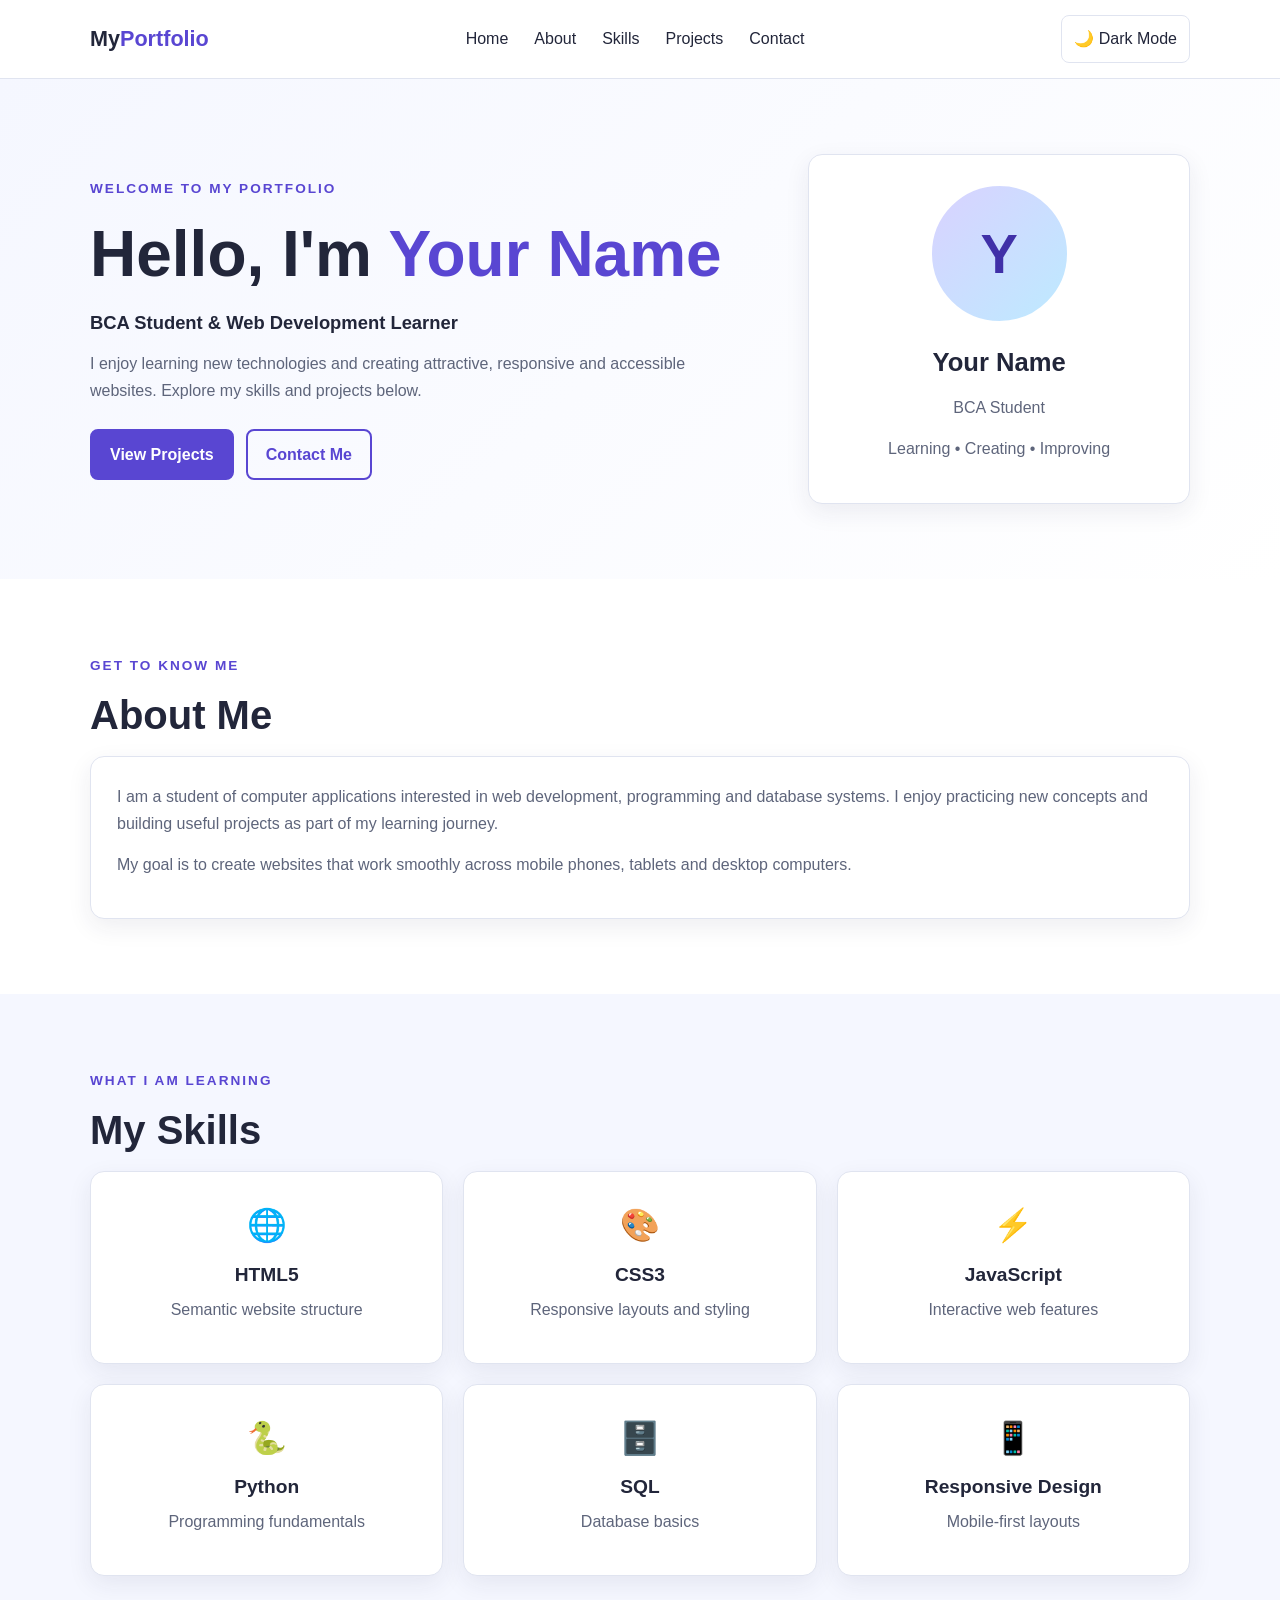
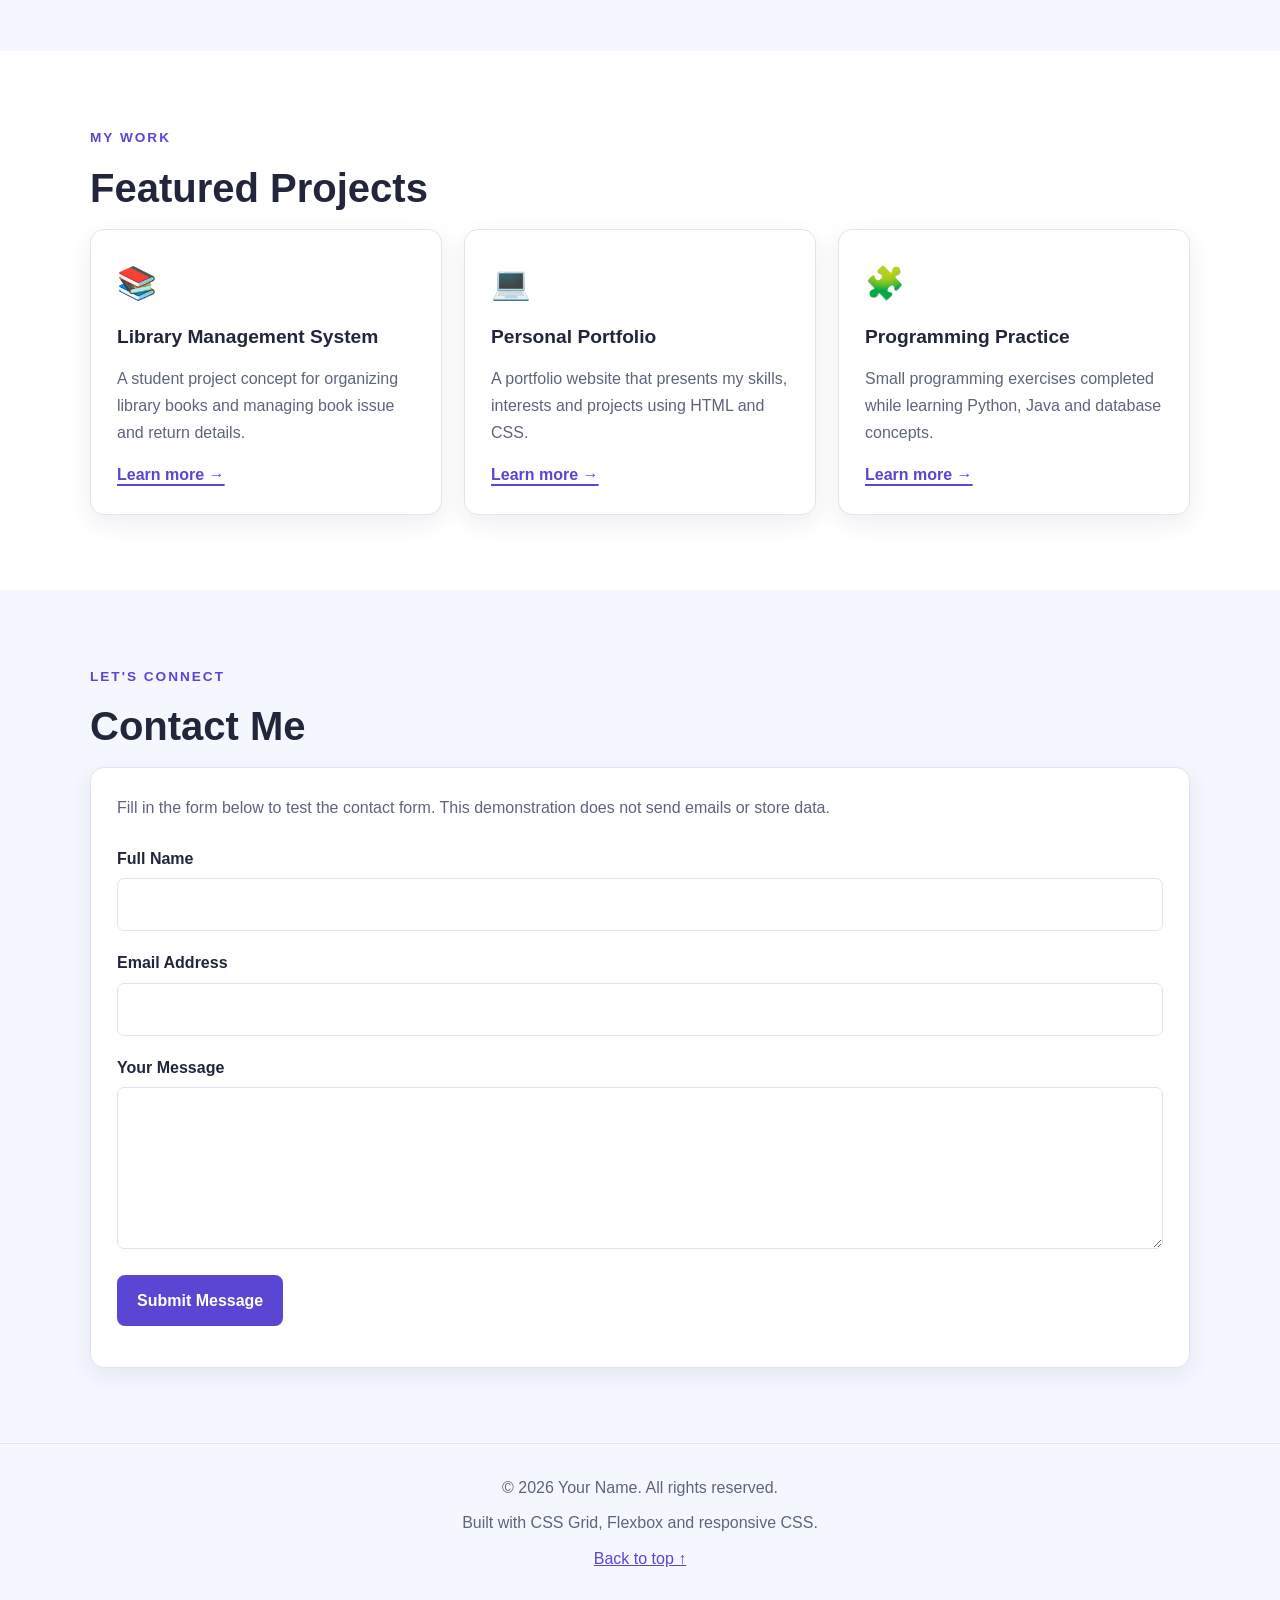
<file: index.html>
<!DOCTYPE html>
<html lang="en">
<head>
    <meta charset="UTF-8">
    <meta name="viewport" content="width=device-width, initial-scale=1.0">
    <meta name="description" content="Explore my responsive personal portfolio, skills, education and web development projects.">
    <meta name="author" content="Your Name">
    <meta name="theme-color" content="#f5f7ff">
    <title>My Portfolio | Responsive Website</title>
    <link rel="stylesheet" href="style.css">
    <script src="script.js" defer></script>
</head>
<body>
    <a class="skip-link" href="#main">Skip to main content</a>

    <header class="header">
        <div class="container navbar">
            <a class="logo" href="#home" aria-label="Portfolio home">
                My<span>Portfolio</span>
            </a>

            <nav aria-label="Main navigation">
                <ul class="nav-links">
                    <li><a href="#home">Home</a></li>
                    <li><a href="#about">About</a></li>
                    <li><a href="#skills">Skills</a></li>
                    <li><a href="#projects">Projects</a></li>
                    <li><a href="#contact">Contact</a></li>
                </ul>
            </nav>

            <button id="theme-toggle" class="theme-button"
                    type="button" aria-pressed="false"
                    aria-label="Switch to dark mode">
                🌙 Dark Mode
            </button>
        </div>
    </header>

    <main id="main">
        <section id="home" class="hero section" aria-labelledby="home-title">
            <div class="container hero-grid">
                <div class="hero-content">
                    <p class="eyebrow">WELCOME TO MY PORTFOLIO</p>
                    <h1 id="home-title">
                        Hello, I'm <span>Your Name</span>
                    </h1>
                    <h2 class="subtitle">BCA Student & Web Development Learner</h2>
                    <p>
                        I enjoy learning new technologies and creating
                        attractive, responsive and accessible websites.
                        Explore my skills and projects below.
                    </p>
                    <div class="hero-actions">
                        <a class="button" href="#projects">View Projects</a>
                        <a class="button button-outline" href="#contact">
                            Contact Me
                        </a>
                    </div>
                </div>

                <aside class="profile-card" aria-label="Profile introduction">
                    <div class="avatar" role="img"
                         aria-label="Decorative avatar with letter Y">Y</div>
                    <h2>Your Name</h2>
                    <p>BCA Student</p>
                    <p>Learning • Creating • Improving</p>
                </aside>
            </div>
        </section>

        <section id="about" class="section" aria-labelledby="about-title">
            <div class="container">
                <p class="eyebrow">GET TO KNOW ME</p>
                <h2 id="about-title">About Me</h2>
                <div class="content-card">
                    <p>
                        I am a student of computer applications interested
                        in web development, programming and database systems.
                        I enjoy practicing new concepts and building useful
                        projects as part of my learning journey.
                    </p>
                    <p>
                        My goal is to create websites that work smoothly
                        across mobile phones, tablets and desktop computers.
                    </p>
                </div>
            </div>
        </section>

        <section id="skills" class="section section-alt"
                 aria-labelledby="skills-title">
            <div class="container">
                <p class="eyebrow">WHAT I AM LEARNING</p>
                <h2 id="skills-title">My Skills</h2>

                <ul class="skills-grid">
                    <li class="skill-card">
                        <span aria-hidden="true">🌐</span>
                        <h3>HTML5</h3>
                        <p>Semantic website structure</p>
                    </li>
                    <li class="skill-card">
                        <span aria-hidden="true">🎨</span>
                        <h3>CSS3</h3>
                        <p>Responsive layouts and styling</p>
                    </li>
                    <li class="skill-card">
                        <span aria-hidden="true">⚡</span>
                        <h3>JavaScript</h3>
                        <p>Interactive web features</p>
                    </li>
                    <li class="skill-card">
                        <span aria-hidden="true">🐍</span>
                        <h3>Python</h3>
                        <p>Programming fundamentals</p>
                    </li>
                    <li class="skill-card">
                        <span aria-hidden="true">🗄️</span>
                        <h3>SQL</h3>
                        <p>Database basics</p>
                    </li>
                    <li class="skill-card">
                        <span aria-hidden="true">📱</span>
                        <h3>Responsive Design</h3>
                        <p>Mobile-first layouts</p>
                    </li>
                </ul>
            </div>
        </section>

        <section id="projects" class="section"
                 aria-labelledby="projects-title">
            <div class="container">
                <p class="eyebrow">MY WORK</p>
                <h2 id="projects-title">Featured Projects</h2>

                <div class="projects-grid">
                    <article class="project-card">
                        <div class="project-icon" aria-hidden="true">📚</div>
                        <h3>Library Management System</h3>
                        <p>
                            A student project concept for organizing library
                            books and managing book issue and return details.
                        </p>
                        <a href="#contact"
                           aria-label="Ask about the Library Management System project">
                            Learn more →
                        </a>
                    </article>

                    <article class="project-card">
                        <div class="project-icon" aria-hidden="true">💻</div>
                        <h3>Personal Portfolio</h3>
                        <p>
                            A portfolio website that presents my skills,
                            interests and projects using HTML and CSS.
                        </p>
                        <a href="#contact"
                           aria-label="Ask about the Personal Portfolio project">
                            Learn more →
                        </a>
                    </article>

                    <article class="project-card">
                        <div class="project-icon" aria-hidden="true">🧩</div>
                        <h3>Programming Practice</h3>
                        <p>
                            Small programming exercises completed while
                            learning Python, Java and database concepts.
                        </p>
                        <a href="#contact"
                           aria-label="Ask about programming practice projects">
                            Learn more →
                        </a>
                    </article>
                </div>
            </div>
        </section>

        <section id="contact" class="section section-alt"
                 aria-labelledby="contact-title">
            <div class="container">
                <p class="eyebrow">LET'S CONNECT</p>
                <h2 id="contact-title">Contact Me</h2>

                <div class="content-card">
                    <p>
                        Fill in the form below to test the contact form.
                        This demonstration does not send emails or store data.
                    </p>

                    <form id="contact-form">
                        <div class="form-group">
                            <label for="name">Full Name</label>
                            <input id="name" name="name" type="text"
                                   autocomplete="name" required>
                        </div>

                        <div class="form-group">
                            <label for="email">Email Address</label>
                            <input id="email" name="email" type="email"
                                   autocomplete="email" required>
                        </div>

                        <div class="form-group">
                            <label for="message">Your Message</label>
                            <textarea id="message" name="message"
                                      rows="5" required></textarea>
                        </div>

                        <button class="button" type="submit">
                            Submit Message
                        </button>

                        <p id="form-status" role="status"
                           aria-live="polite"></p>
                    </form>
                </div>
            </div>
        </section>
    </main>

    <footer class="footer">
        <div class="container">
            <p>&copy; <span id="year">2026</span> Your Name. All rights reserved.</p>
            <p>Built with CSS Grid, Flexbox and responsive CSS.</p>
            <a href="#home">Back to top ↑</a>
        </div>
    </footer>
</body>
</html>
</file>
<file: style.css>
/* CSS VARIABLES */
:root {
    --primary: #5946d2;
    --primary-hover: #4030a8;
    --background: #ffffff;
    --surface: #f5f7ff;
    --card: #ffffff;
    --text: #22263a;
    --muted: #5e657b;
    --border: #e0e4f0;
    --header-bg: rgba(255, 255, 255, 0.96);
    --shadow: 0 8px 25px rgba(35, 40, 80, 0.08);
    --focus: #ff9f1c;
    --radius: 14px;
}

/* DARK THEME */
body.dark-theme {
    --primary: #b4a6ff;
    --primary-hover: #d0c7ff;
    --background: #151624;
    --surface: #1e2032;
    --card: #24263b;
    --text: #f3f4ff;
    --muted: #c1c5da;
    --border: #3b3e56;
    --header-bg: rgba(21, 22, 36, 0.97);
    --shadow: 0 8px 25px rgba(0, 0, 0, 0.18);
    --focus: #ffd166;
}

* {
    margin: 0;
    padding: 0;
    box-sizing: border-box;
}

html {
    scroll-behavior: smooth;
    scroll-padding-top: 100px;
}

body {
    font-family: Arial, Helvetica, sans-serif;
    line-height: 1.7;
    background: var(--background);
    color: var(--text);
    transition: background-color 0.25s, color 0.25s;
}

a {
    color: var(--primary);
}

a:focus-visible,
button:focus-visible,
input:focus-visible,
textarea:focus-visible {
    outline: 3px solid var(--focus);
    outline-offset: 4px;
}

.container {
    width: min(1100px, 90%);
    margin-inline: auto;
}

.section {
    padding-block: 75px;
}

.section-alt {
    background: var(--surface);
}

h1, h2, h3 {
    line-height: 1.3;
    margin-bottom: 15px;
}

h1 {
    font-size: clamp(2.3rem, 5vw, 4rem);
}

h2 {
    font-size: clamp(1.8rem, 3.5vw, 2.5rem);
}

h3 {
    font-size: 1.2rem;
}

p {
    color: var(--muted);
    margin-bottom: 14px;
}

.skip-link {
    position: absolute;
    top: -100px;
    left: 15px;
    z-index: 1000;
    padding: 12px 18px;
    color: white;
    background: #172554;
    border-radius: 6px;
}

.skip-link:focus {
    top: 15px;
}

/* HEADER: FLEXBOX */
.header {
    position: sticky;
    top: 0;
    z-index: 100;
    background: var(--header-bg);
    border-bottom: 1px solid var(--border);
    backdrop-filter: blur(12px);
}

.navbar {
    min-height: 78px;
    display: flex;
    align-items: center;
    justify-content: space-between;
    gap: 20px;
}

.logo {
    font-size: 1.35rem;
    font-weight: 800;
    color: var(--text);
    text-decoration: none;
    white-space: nowrap;
}

.logo span {
    color: var(--primary);
}

.nav-links {
    display: flex;
    align-items: center;
    justify-content: center;
    flex-wrap: wrap;
    gap: 6px;
    list-style: none;
}

.nav-links a {
    display: block;
    padding: 8px 10px;
    color: var(--text);
    text-decoration: none;
    border-radius: 7px;
}

.nav-links a:hover {
    background: var(--surface);
    color: var(--primary);
}

.theme-button {
    border: 1px solid var(--border);
    border-radius: 8px;
    padding: 9px 12px;
    background: var(--card);
    color: var(--text);
    cursor: pointer;
    font: inherit;
    white-space: nowrap;
}

/* HERO: CSS GRID */
.hero {
    background: linear-gradient(135deg, var(--surface), var(--background));
}

.hero-grid {
    display: grid;
    grid-template-columns: minmax(0, 1.4fr) minmax(250px, 0.8fr);
    align-items: center;
    gap: 50px;
}

.eyebrow {
    color: var(--primary);
    font-size: 0.85rem;
    font-weight: 800;
    letter-spacing: 2px;
    margin-bottom: 12px;
}

.hero h1 span {
    color: var(--primary);
}

.subtitle {
    font-size: 1.15rem;
    font-weight: 600;
    margin-bottom: 15px;
}

.hero-content > p {
    max-width: 620px;
}

.hero-actions {
    display: flex;
    flex-wrap: wrap;
    gap: 12px;
    margin-top: 25px;
}

.button {
    display: inline-block;
    border: 2px solid var(--primary);
    border-radius: 8px;
    padding: 10px 18px;
    background: var(--primary);
    color: #ffffff;
    text-decoration: none;
    font: inherit;
    font-weight: 700;
    cursor: pointer;
}

.button:hover {
    background: var(--primary-hover);
    border-color: var(--primary-hover);
    color: #ffffff;
}

.button-outline {
    background: transparent;
    color: var(--primary);
}

.button-outline:hover {
    color: var(--background);
}

.profile-card,
.content-card,
.skill-card,
.project-card {
    padding: 26px;
    background: var(--card);
    border: 1px solid var(--border);
    border-radius: var(--radius);
    box-shadow: var(--shadow);
}

.profile-card {
    text-align: center;
}

.profile-card h2 {
    font-size: 1.6rem;
}

.avatar {
    width: 145px;
    height: 145px;
    display: grid;
    place-items: center;
    margin: 0 auto 20px;
    border-radius: 50%;
    background: linear-gradient(135deg, #d9d2ff, #bdeaff);
    color: #4030a8;
    font-size: 3.5rem;
    font-weight: 800;
    border: 5px solid var(--card);
}

/* SKILLS: CSS GRID */
.skills-grid {
    display: grid;
    grid-template-columns: repeat(3, minmax(0, 1fr));
    gap: 20px;
    list-style: none;
}

.skill-card {
    text-align: center;
}

.skill-card > span {
    display: inline-block;
    font-size: 2rem;
    margin-bottom: 10px;
}

.skill-card h3 {
    margin-bottom: 8px;
}

/* PROJECTS: CSS GRID */
.projects-grid {
    display: grid;
    grid-template-columns: repeat(3, minmax(0, 1fr));
    gap: 22px;
}

.project-card {
    display: flex;
    flex-direction: column;
    align-items: flex-start;
    transition: transform 0.2s, box-shadow 0.2s;
}

.project-card:hover {
    transform: translateY(-5px);
    box-shadow: var(--shadow);
}

.project-icon {
    font-size: 2rem;
    margin-bottom: 15px;
}

.project-card p {
    flex-grow: 1;
}

.project-card a {
    font-weight: bold;
    text-decoration-thickness: 2px;
    text-underline-offset: 4px;
}

/* CONTACT FORM */
form {
    margin-top: 24px;
}

.form-group {
    margin-bottom: 18px;
}

label {
    display: block;
    margin-bottom: 6px;
    font-weight: bold;
}

input,
textarea {
    width: 100%;
    padding: 12px;
    border: 1px solid var(--border);
    border-radius: 7px;
    background: var(--background);
    color: var(--text);
    font: inherit;
}

textarea {
    resize: vertical;
}

#form-status {
    margin-top: 15px;
    font-weight: bold;
}

/* FOOTER */
.footer {
    padding-block: 30px;
    text-align: center;
    background: var(--surface);
    border-top: 1px solid var(--border);
}

.footer p {
    margin-bottom: 8px;
}

/* TABLETS */
@media (max-width: 900px) {
    .navbar {
        flex-wrap: wrap;
        justify-content: center;
        padding-block: 14px;
    }

    .hero-grid {
        gap: 28px;
    }

    .skills-grid {
        grid-template-columns: repeat(2, minmax(0, 1fr));
    }

    .projects-grid {
        grid-template-columns: repeat(2, minmax(0, 1fr));
    }
}

/* MOBILE PHONES */
@media (max-width: 600px) {
    .container {
        width: 92%;
    }

    .section {
        padding-block: 48px;
    }

    .navbar {
        flex-direction: column;
        gap: 12px;
    }

    .nav-links {
        gap: 2px;
    }

    .nav-links a {
        padding: 7px;
        font-size: 0.9rem;
    }

    .theme-button {
        align-self: center;
    }

    .hero-grid {
        grid-template-columns: minmax(0, 1fr);
    }

    .hero-actions {
        flex-direction: column;
        align-items: stretch;
    }

    .hero-actions .button {
        text-align: center;
    }

    .profile-card {
        width: 100%;
    }

    .skills-grid,
    .projects-grid {
        grid-template-columns: minmax(0, 1fr);
    }

    .content-card,
    .skill-card,
    .project-card,
    .profile-card {
        padding: 20px;
    }
}

/* REDUCE MOTION FOR ACCESSIBILITY */
@media (prefers-reduced-motion: reduce) {
    html {
        scroll-behavior: auto;
    }

    *,
    *::before,
    *::after {
        animation-duration: 0.01ms !important;
        transition-duration: 0.01ms !important;
    }
}
</file>
